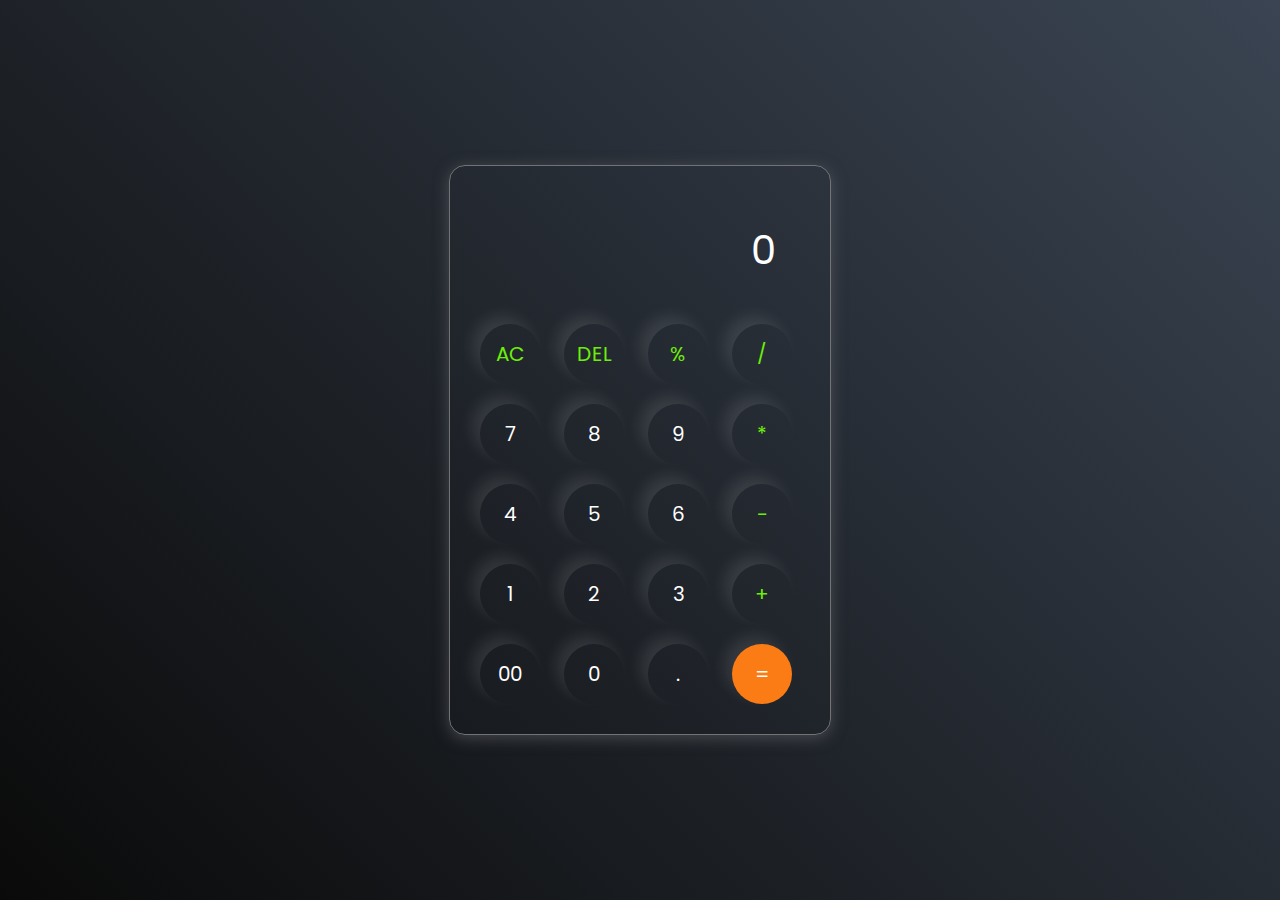
<file: calculator.html/index.html>
<!DOCTYPE html>
<html lang="en">
  <head>
    <meta charset="UTF-8" />
    <meta http-equiv="X-UA-Compatible" content="IE=edge" />
    <meta name="viewport" content="width=device-width, initial-scale=1.0" />
    <link rel="stylesheet" href="style.css" />
    <title>Calculator - By Code Traversal</title>
  </head>
  <body>
    <div class="container">
      <div class="calculator">
        <input type="text" id="inputBox" placeholder="0" />
        <div>
          <button class="button operator">AC</button>
          <button class="button operator">DEL</button>
          <button class="button operator">%</button>
          <button class="button operator">/</button>
        </div>
        <div>
          <button class="button">7</button>
          <button class="button">8</button>
          <button class="button">9</button>
          <button class="button operator">*</button>
        </div>
        <div>
          <button class="button">4</button>
          <button class="button">5</button>
          <button class="button">6</button>
          <button class="button operator">-</button>
        </div>
        <div>
          <button class="button">1</button>
          <button class="button">2</button>
          <button class="button">3</button>
          <button class="button operator">+</button>
        </div>

        <div>
          <button class="button">00</button>
          <button class="button">0</button>
          <button class="button">.</button>
          <button class="button equalBtn">=</button>
        </div>
      </div>
    </div>

    <script src="script.js"></script>
  </body>
</html>
</file>
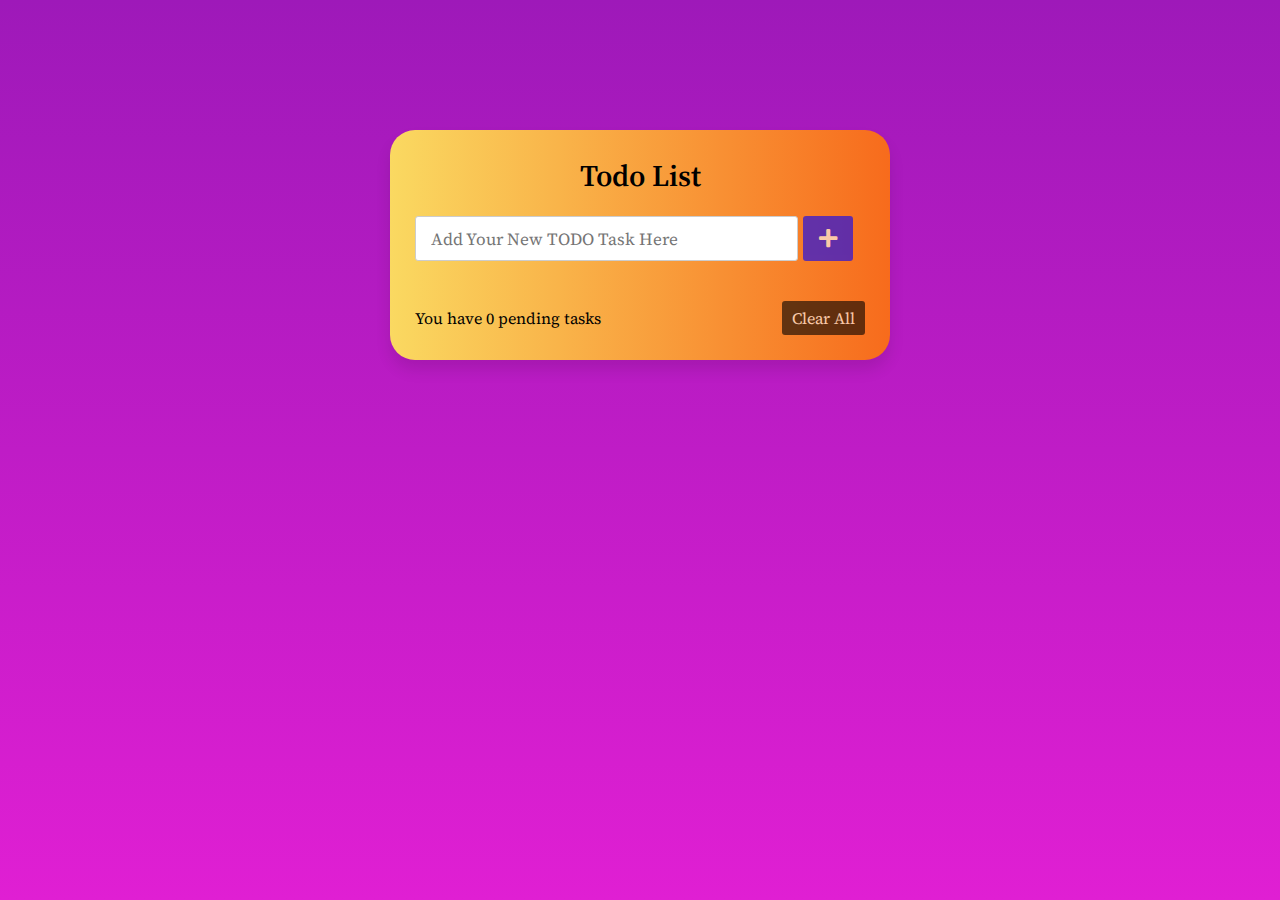
<file: to do list .html/index.html>
<!DOCTYPE html>
<html lang="en">
<head>
    <meta charset="UTF-8">
    <meta name="viewport" content="width=device-width, initial-scale=1.0">
    <title>Todo List WebApp-©LetsGrowMore</title>
    <link rel="stylesheet" href="style.css">
    <link rel="stylesheet" href="https://cdnjs.cloudflare.com/ajax/libs/font-awesome/5.15.3/css/all.min.css"/>
</head>
<body>
  <div class="wrapper">
    <header>Todo List </header>
    <div class="inputField">
      <input type="text" placeholder="Add Your New TODO Task Here">
      <button><i class="fas fa-plus"></i></button>
    </div>
    <ul class="todoList">

    </ul>
    <div class="footer">
      <span>You have <span class="pendingTasks"></span> pending tasks</span>
      <button>Clear All</button>
    </div>
  </div>

  <script src="main.js"></script>
  
</div>
</body>
</html>
</file>
<file: calculator.html/style.css>
@import url('https://fonts.googleapis.com/css2?family=Poppins:wght@500&display=swap');

*{
    margin: 0;
    padding: 0;
    box-sizing: border-box;
    font-family: 'Poppins', sans-serif;
}

body{
    width: 100%;
    height: 100vh;
    display: flex;
    justify-content: center;
    align-items: center;
    background: linear-gradient(45deg, #0a0a0a, #3a4452);
}

.calculator{
    border: 1px solid #717377;
    padding: 20px;
    border-radius: 16px;
    background: transparent;
    box-shadow: 0px 3px 15px rgba(113, 115, 119, 0.5);

}

input{
    width: 320px;
    border: none;
    padding: 24px;
    margin: 10px;
    background: transparent;
    box-shadow: 0px 3px 15px rgbs(84, 84, 84, 0.1);
    font-size: 40px;
    text-align: right;
    cursor: pointer;
    color: #ffffff;
}

input::placeholder{
    color: #ffffff;
}

button{
    border: none;
    width: 60px;
    height: 60px;
    margin: 10px;
    border-radius: 50%;
    background: transparent;
    color: #ffffff;
    font-size: 20px;
    box-shadow: -8px -8px 15px rgba(255, 255, 255, 0.1);
    cursor: pointer;
}

.equalBtn{
    background-color: #fb7c14;
}

.operator{
    color: #6dee0a;
}
Footer
</file>
<file: to do list .html/style.css>
@import url('https://fonts.googleapis.com/css2?family=Merriweather:ital@1&family=Source+Serif+Pro:ital,wght@1,900&display=swap');
*{
  margin: 0;
  padding: 0;
  box-sizing: border-box;
  font-family: 'Source Serif Pro', serif;

}
::selection{
  color: #ffff;
  
}
body{
  width: 100% auto;
  height: 100vh;
  padding: 10px;
  background-color: #FAD961;
background-image: linear-gradient(180deg, #9e19b9 0%, #e01fd3 100%);
}
.wrapper{
  background: #fff;
  max-width: 500px;
  width: 100%;
  margin: 120px auto;
  padding: 25px;
  border-radius: 25px;
  box-shadow: 0px 10px 15px rgba(0,0,0,0.1);

  background-image: linear-gradient(270deg, #F76B1C 0%, #FAD961 100%);



}
.wrapper header{
  font-size: 30px;
  font-weight: 600;
  text-align: center;
}
.wrapper .inputField{
  margin: 20px 0;
  width: 100%;
  display: flex;
  height: 45px;
}
.inputField input{
  width: 85%;
  height: 100%;
  outline: none;
  border-radius: 3px;
  border: 1px solid #ccc;
  font-size: 17px;
  padding-left: 15px;
  transition: all 0.3s ease;
}
.inputField input:focus{
  border-color: #ff0066;
}
.inputField button{
  width: 50px;
  height: 100%;
  border: none;
  color: #fff;
  margin-left: 5px;
  font-size: 21px;
  outline: none;
  background:blue;
  cursor: pointer;
  border-radius: 3px;
  opacity: 0.6;
  pointer-events: none;
  transition: all 0.3s ease;
}
.inputField button:hover,
.footer button:hover{
  background:red;
}
.inputField button.active{
  opacity: 1;
  pointer-events: auto;
}
.wrapper .todoList{
  max-height: 250px;
  overflow-y: auto;
}
.todoList li{
  position: relative;
  list-style: none;
  margin-bottom: 8px;
  background: #f2f2f2;
  border-radius: 3px;
  padding: 10px 15px;
  cursor: pointer;
  overflow: hidden;
  word-wrap: break-word;
}
.todoList li .icon{
  position: absolute;
  right: -45px;
  top: 50%;
  transform: translateY(-50%);
  background: #e74c3c;
  width: 45px;
  text-align: center;
  color: #fff;
  padding: 10px 15px;
  border-radius: 0 3px 3px 0;
  cursor: pointer;

}
.todoList li:hover .icon{
  right: 0px;
}
.wrapper .footer{
  display: flex;
  width: 100%;
  margin-top: 20px;
  align-items: center;
  justify-content: space-between;
}
.footer button{
  padding: 6px 10px;
  border-radius: 3px;
  border: none;
  outline: none;
  color: #fff;
  font-weight: 400;
  font-size: 16px;
  margin-left: 5px;
  background: black;
  cursor: pointer;
  user-select: none;
  opacity: 0.6;
  pointer-events: none;
  transition: all 0.3s ease;
}
.footer button.active{
  opacity: 1;
  pointer-events: auto;
}
#container #header{

  color:black;
  text-align: center;
  margin-bottom: 0 !important;
  border: 0 !important;
  margin:-2%;

}
</file>
